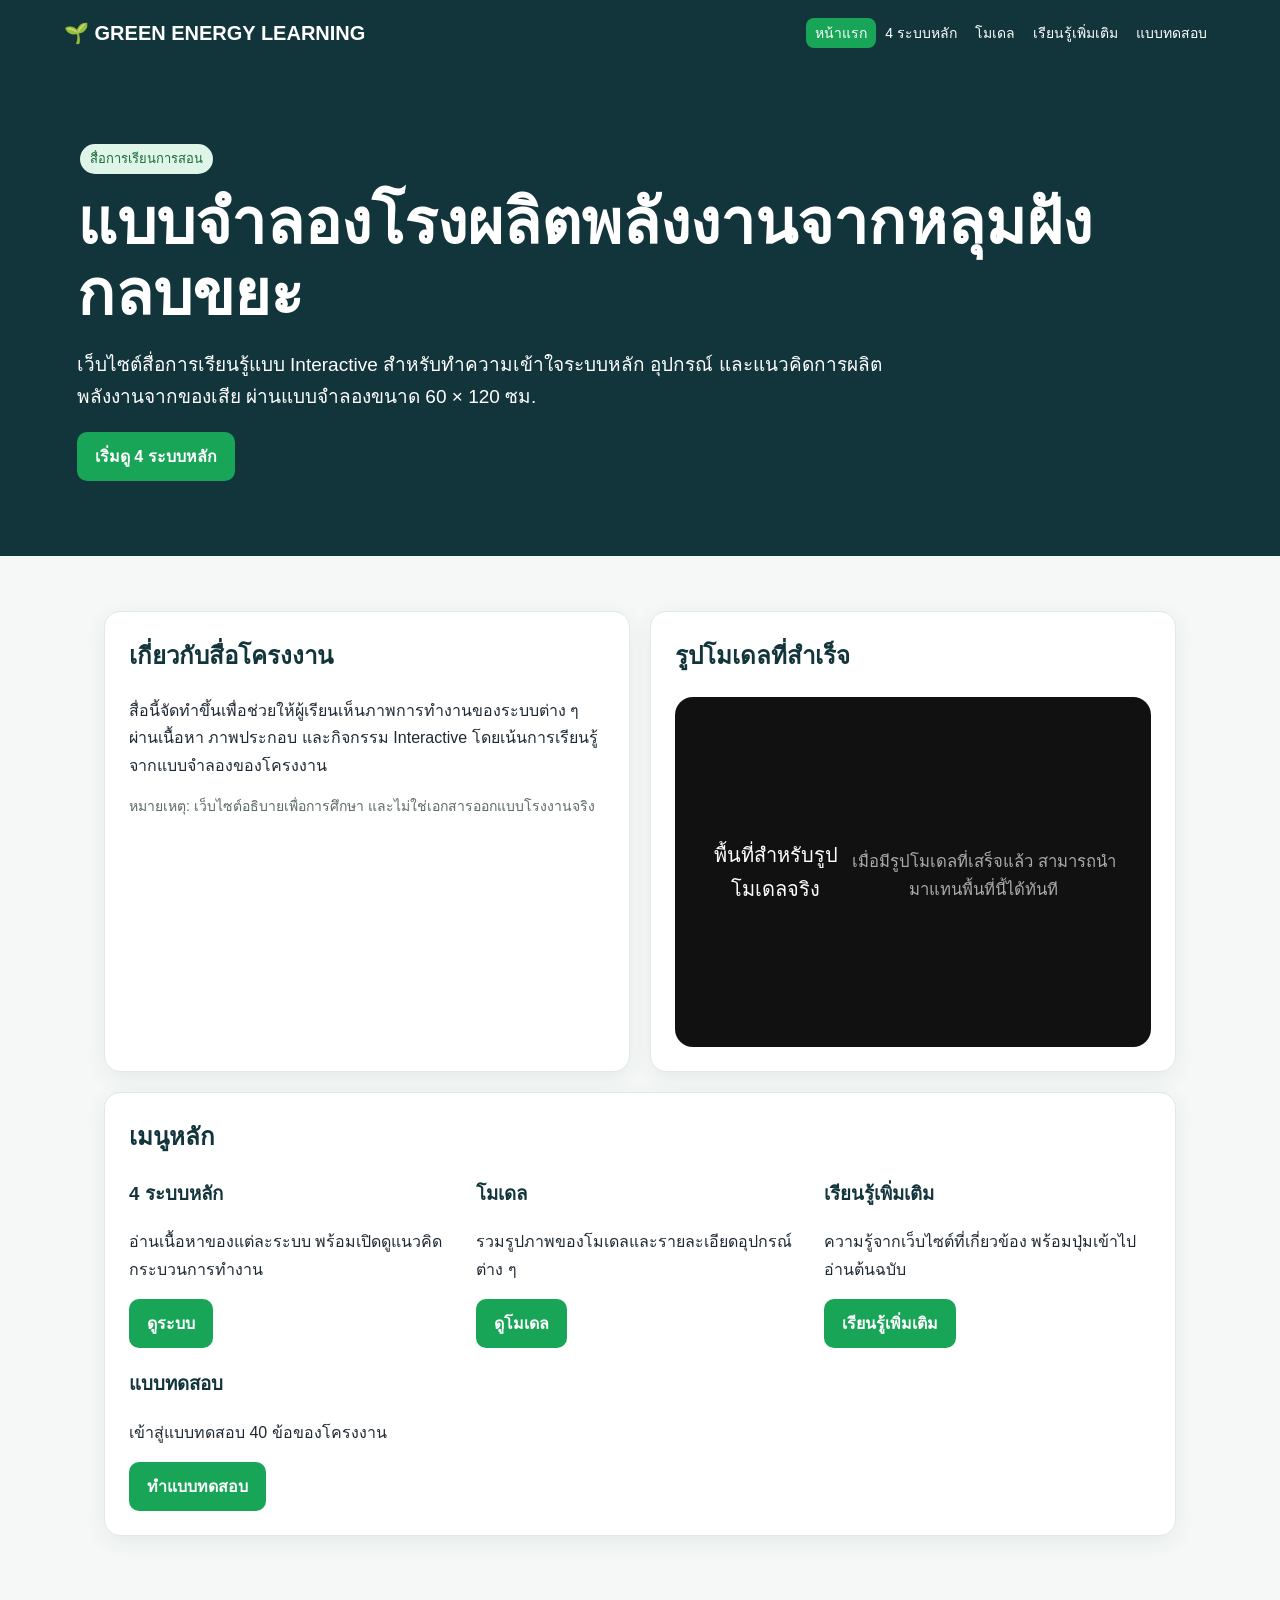
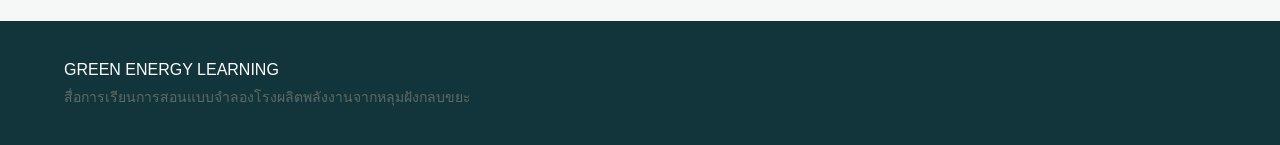
<file: index.html>
<!doctype html><html lang="th"><head><meta charset="utf-8"><meta name="viewport" content="width=device-width,initial-scale=1"><title>GREEN ENERGY LEARNING | หน้าแรก</title><link rel="stylesheet" href="style.css"></head><body><header><nav><div class="brand">🌱 GREEN ENERGY LEARNING</div><div><a class="active" href="index.html">หน้าแรก</a><a href="systems.html">4 ระบบหลัก</a><a href="model.html">โมเดล</a><a href="learning.html">เรียนรู้เพิ่มเติม</a><a href="test.html">แบบทดสอบ</a></div></nav></header><section class="hero"><div class="wrap"><span class="tag">สื่อการเรียนการสอน</span><h1>แบบจำลองโรงผลิตพลังงานจากหลุมฝังกลบขยะ</h1><p>เว็บไซต์สื่อการเรียนรู้แบบ Interactive สำหรับทำความเข้าใจระบบหลัก อุปกรณ์ และแนวคิดการผลิตพลังงานจากของเสีย ผ่านแบบจำลองขนาด 60 × 120 ซม.</p><a class="btn" href="systems.html">เริ่มดู 4 ระบบหลัก</a></div></section><main class="wrap"><div class="grid"><section class="card"><h2>เกี่ยวกับสื่อโครงงาน</h2><p>สื่อนี้จัดทำขึ้นเพื่อช่วยให้ผู้เรียนเห็นภาพการทำงานของระบบต่าง ๆ ผ่านเนื้อหา ภาพประกอบ และกิจกรรม Interactive โดยเน้นการเรียนรู้จากแบบจำลองของโครงงาน</p><p class="mini">หมายเหตุ: เว็บไซต์อธิบายเพื่อการศึกษา และไม่ใช่เอกสารออกแบบโรงงานจริง</p></section><section class="card"><h2>รูปโมเดลที่สำเร็จ</h2><div class="placeholder">พื้นที่สำหรับรูปโมเดลจริง<br><small>เมื่อมีรูปโมเดลที่เสร็จแล้ว สามารถนำมาแทนพื้นที่นี้ได้ทันที</small></div></section></div><section class="card" style="margin-top:20px"><h2>เมนูหลัก</h2><div class="grid"><div><h3>4 ระบบหลัก</h3><p>อ่านเนื้อหาของแต่ละระบบ พร้อมเปิดดูแนวคิดกระบวนการทำงาน</p><a class="btn" href="systems.html">ดูระบบ</a></div><div><h3>โมเดล</h3><p>รวมรูปภาพของโมเดลและรายละเอียดอุปกรณ์ต่าง ๆ</p><a class="btn" href="model.html">ดูโมเดล</a></div><div><h3>เรียนรู้เพิ่มเติม</h3><p>ความรู้จากเว็บไซต์ที่เกี่ยวข้อง พร้อมปุ่มเข้าไปอ่านต้นฉบับ</p><a class="btn" href="learning.html">เรียนรู้เพิ่มเติม</a></div><div><h3>แบบทดสอบ</h3><p>เข้าสู่แบบทดสอบ 40 ข้อของโครงงาน</p><a class="btn" href="test.html">ทำแบบทดสอบ</a></div></div></section></main><footer><div class="footer-inner">GREEN ENERGY LEARNING<br><span class="mini">สื่อการเรียนการสอนแบบจำลองโรงผลิตพลังงานจากหลุมฝังกลบขยะ</span></div></footer></body></html>
</file>
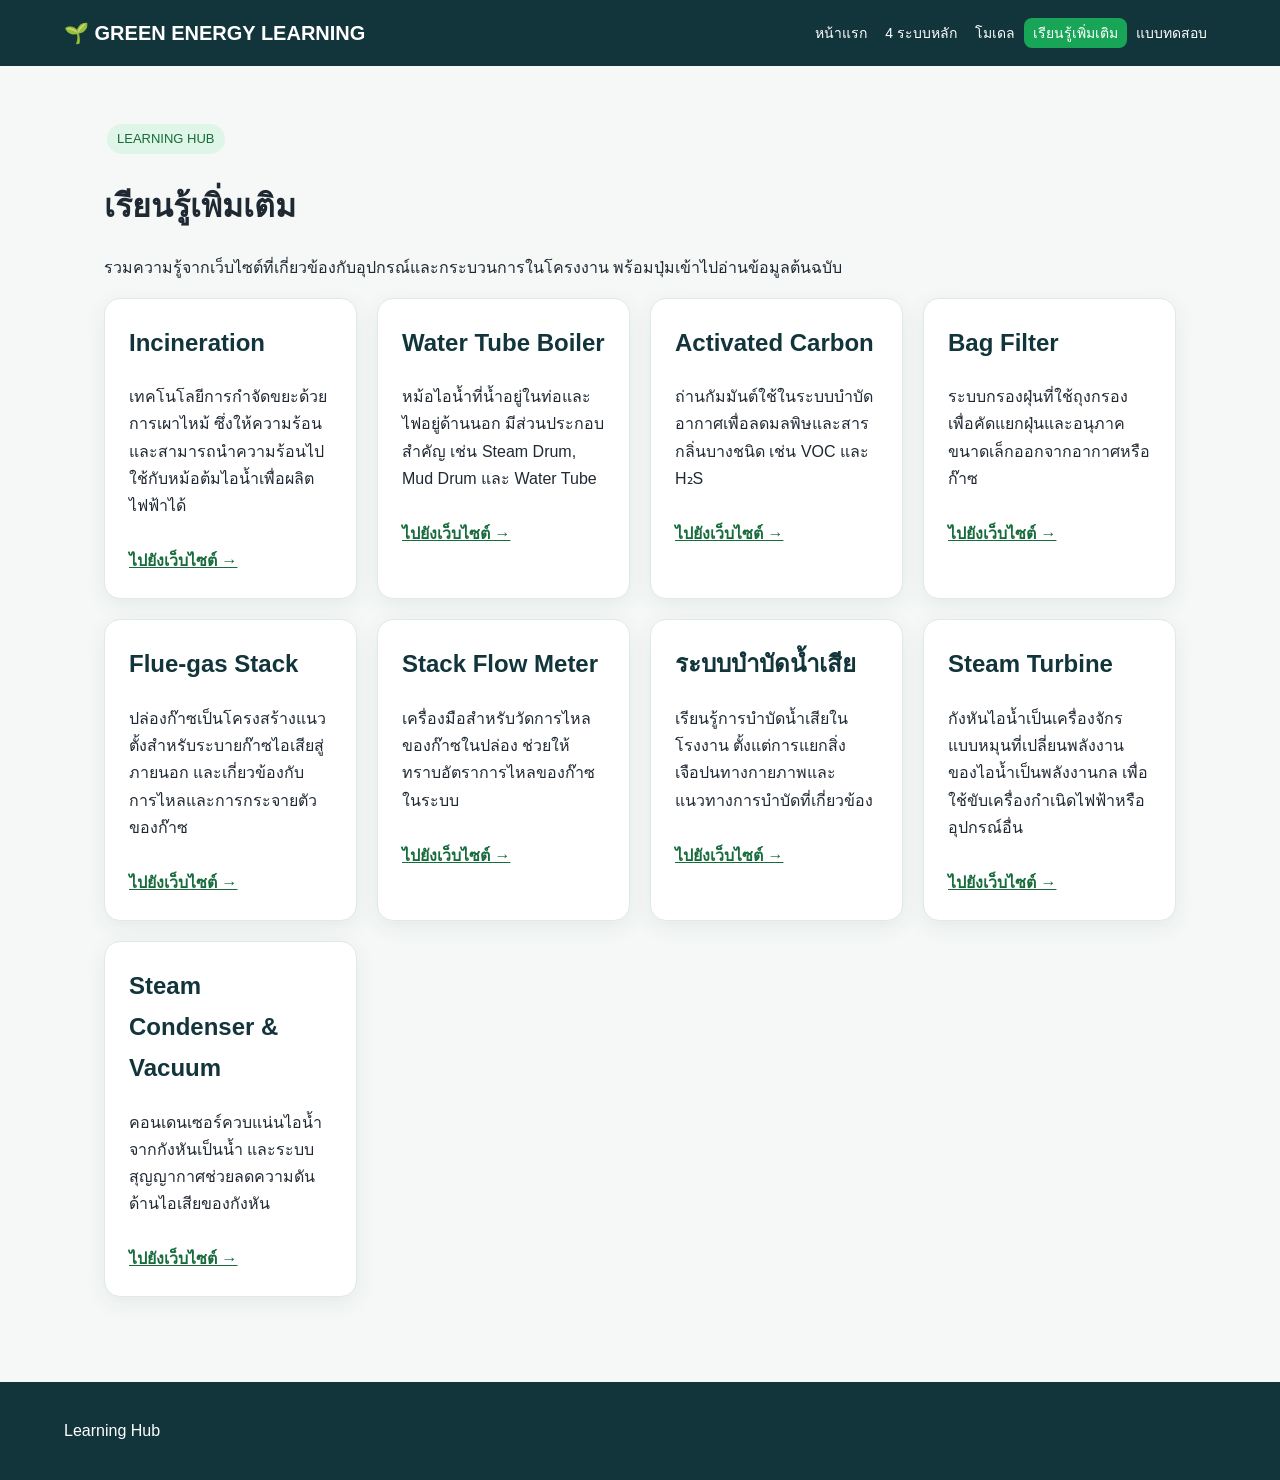
<file: learning.html>
<!doctype html><html lang="th"><head><meta charset="utf-8"><meta name="viewport" content="width=device-width,initial-scale=1"><title>เรียนรู้เพิ่มเติม</title><link rel="stylesheet" href="style.css"></head><body><header><nav><div class="brand">🌱 GREEN ENERGY LEARNING</div><div><a href="index.html">หน้าแรก</a><a href="systems.html">4 ระบบหลัก</a><a href="model.html">โมเดล</a><a class="active" href="learning.html">เรียนรู้เพิ่มเติม</a><a href="test.html">แบบทดสอบ</a></div></nav></header><main class="wrap"><span class="tag">LEARNING HUB</span><h1>เรียนรู้เพิ่มเติม</h1><p>รวมความรู้จากเว็บไซต์ที่เกี่ยวข้องกับอุปกรณ์และกระบวนการในโครงงาน พร้อมปุ่มเข้าไปอ่านข้อมูลต้นฉบับ</p><div class="grid"><div class="card"><h2>Incineration</h2><p>เทคโนโลยีการกำจัดขยะด้วยการเผาไหม้ ซึ่งให้ความร้อนและสามารถนำความร้อนไปใช้กับหม้อต้มไอน้ำเพื่อผลิตไฟฟ้าได้</p><a class="source" target="_blank" href="https://www.trueenergy.co.th/blog/3200/%E0%B9%80%E0%B8%97%E0%B8%84%E0%B9%82%E0%B8%99%E0%B9%82%E0%B8%A5%E0%B8%A2%E0%B8%B5%E0%B9%80%E0%B8%95%E0%B8%B2%E0%B9%80%E0%B8%9C%E0%B8%B2%E0%B8%82%E0%B8%A2%E0%B8%B0%E0%B8%A1%E0%B8%B9%E0%B8%A5%E0%B8%9D%E0%B8%AD%E0%B8%A2-incineration">ไปยังเว็บไซต์ →</a></div><div class="card"><h2>Water Tube Boiler</h2><p>หม้อไอน้ำที่น้ำอยู่ในท่อและไฟอยู่ด้านนอก มีส่วนประกอบสำคัญ เช่น Steam Drum, Mud Drum และ Water Tube</p><a class="source" target="_blank" href="https://naichangmashare.com/2021/05/31/boilerep-3-watertubeboiler/">ไปยังเว็บไซต์ →</a></div><div class="card"><h2>Activated Carbon</h2><p>ถ่านกัมมันต์ใช้ในระบบบำบัดอากาศเพื่อลดมลพิษและสารกลิ่นบางชนิด เช่น VOC และ H₂S</p><a class="source" target="_blank" href="https://www.thaichemicals.com/activated-carbon/">ไปยังเว็บไซต์ →</a></div><div class="card"><h2>Bag Filter</h2><p>ระบบกรองฝุ่นที่ใช้ถุงกรองเพื่อคัดแยกฝุ่นและอนุภาคขนาดเล็กออกจากอากาศหรือก๊าซ</p><a class="source" target="_blank" href="https://www.thaichemicals.com/bag-filter/">ไปยังเว็บไซต์ →</a></div><div class="card"><h2>Flue-gas Stack</h2><p>ปล่องก๊าซเป็นโครงสร้างแนวตั้งสำหรับระบายก๊าซไอเสียสู่ภายนอก และเกี่ยวข้องกับการไหลและการกระจายตัวของก๊าซ</p><a class="source" target="_blank" href="https://en.wikipedia.org/wiki/Flue-gas_stack">ไปยังเว็บไซต์ →</a></div><div class="card"><h2>Stack Flow Meter</h2><p>เครื่องมือสำหรับวัดการไหลของก๊าซในปล่อง ช่วยให้ทราบอัตราการไหลของก๊าซในระบบ</p><a class="source" target="_blank" href="https://awj.co.th/blog/what-is-a-stack-flow-meter.html">ไปยังเว็บไซต์ →</a></div><div class="card"><h2>ระบบบำบัดน้ำเสีย</h2><p>เรียนรู้การบำบัดน้ำเสียในโรงงาน ตั้งแต่การแยกสิ่งเจือปนทางกายภาพและแนวทางการบำบัดที่เกี่ยวข้อง</p><a class="source" target="_blank" href="https://www.mcenergy.co.th/17984199/%E0%B8%97%E0%B8%B3%E0%B8%84%E0%B8%A7%E0%B8%B2%E0%B8%A1%E0%B8%A3%E0%B8%B9%E0%B9%89%E0%B8%88%E0%B8%B1%E0%B8%81%E0%B8%A3%E0%B8%B0%E0%B8%9A%E0%B8%9A%E0%B8%9A%E0%B8%B3%E0%B8%9A%E0%B8%B1%E0%B8%94%E0%B8%99%E0%B9%89%E0%B8%B3%E0%B9%80%E0%B8%AA%E0%B8%B5%E0%B8%A2%E0%B8%A0%E0%B8%B2%E0%B8%A2%E0%B9%83%E0%B8%99%E0%B9%82%E0%B8%A3%E0%B8%87%E0%B8%87ານ">ไปยังเว็บไซต์ →</a></div><div class="card"><h2>Steam Turbine</h2><p>กังหันไอน้ำเป็นเครื่องจักรแบบหมุนที่เปลี่ยนพลังงานของไอน้ำเป็นพลังงานกล เพื่อใช้ขับเครื่องกำเนิดไฟฟ้าหรืออุปกรณ์อื่น</p><a class="source" target="_blank" href="https://naichangmashare.com/2022/08/25/steam-turbine-ep1-principle/">ไปยังเว็บไซต์ →</a></div><div class="card"><h2>Steam Condenser & Vacuum</h2><p>คอนเดนเซอร์ควบแน่นไอน้ำจากกังหันเป็นน้ำ และระบบสุญญากาศช่วยลดความดันด้านไอเสียของกังหัน</p><a class="source" target="_blank" href="https://www.powerplantandcalculations.com/2020/05/steam-condenservacuum-and-calculations.html">ไปยังเว็บไซต์ →</a></div></div></main><footer>Learning Hub</footer></body></html>
</file>
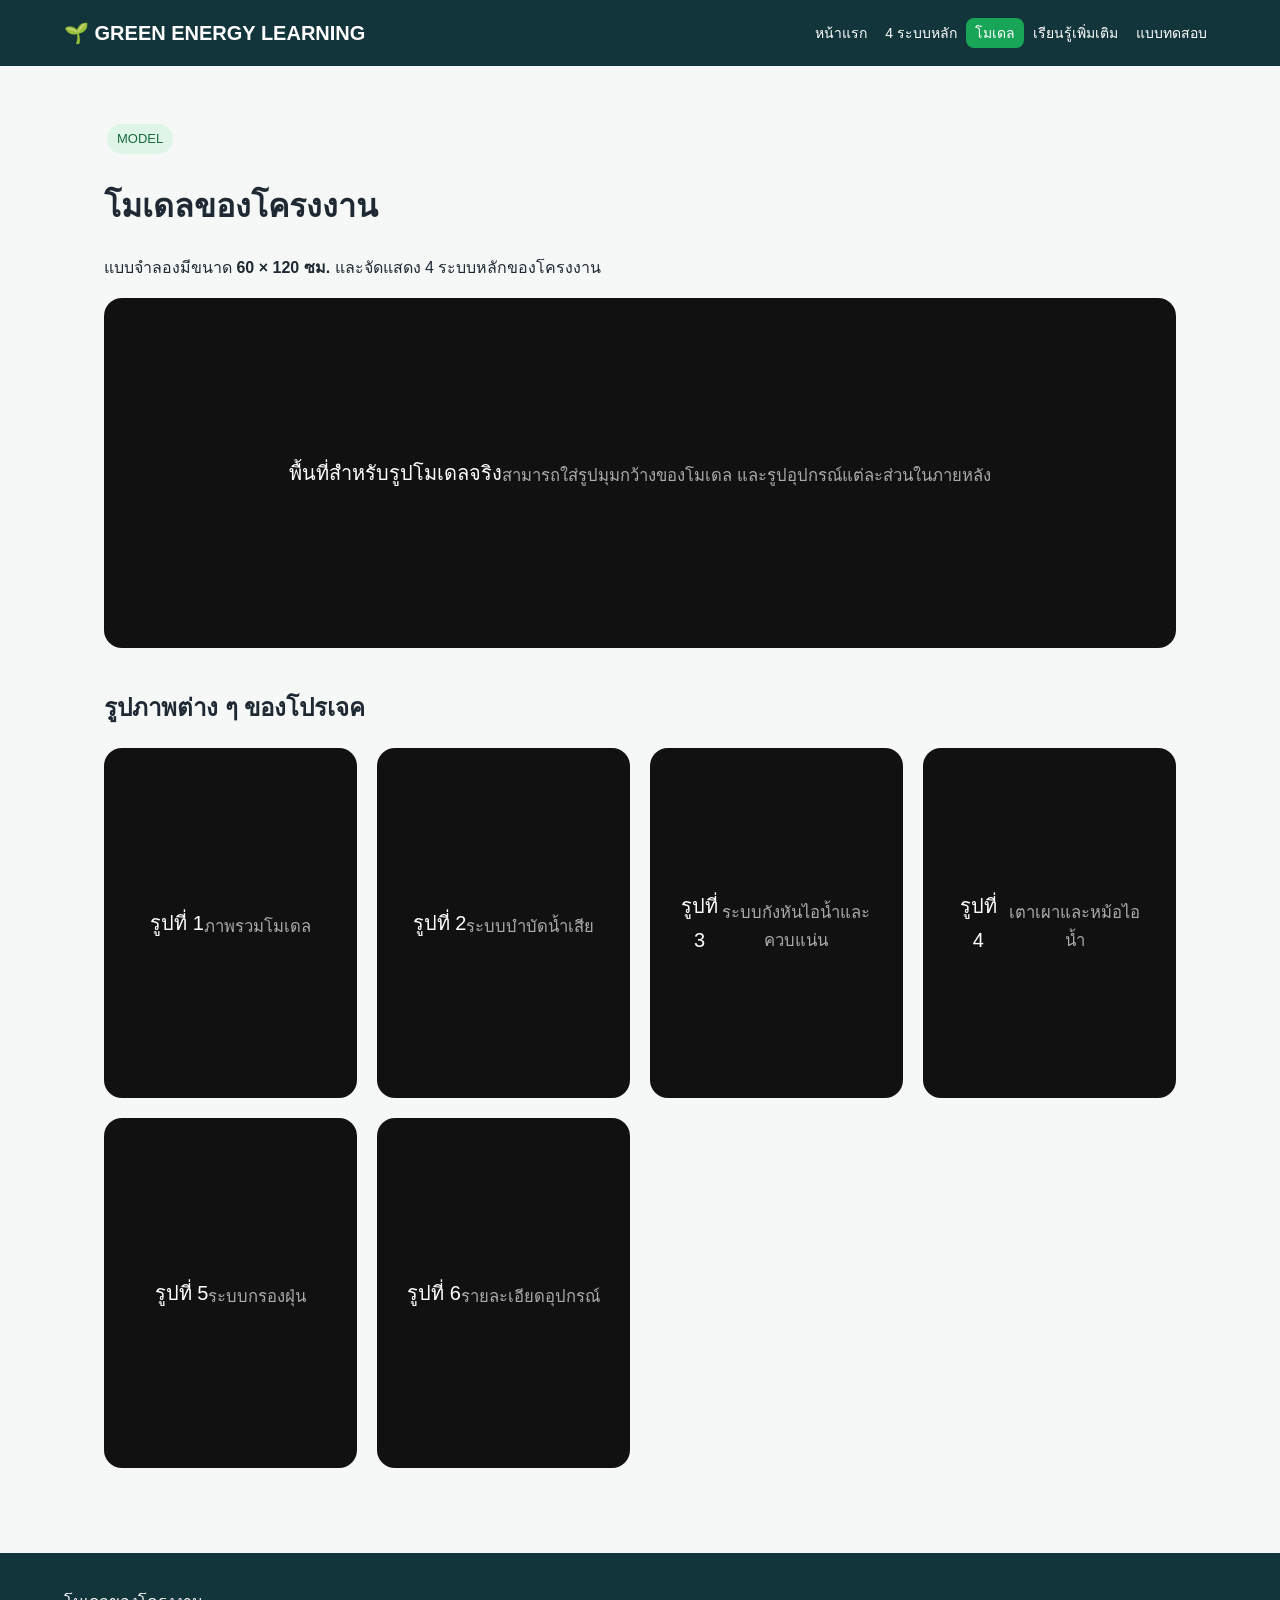
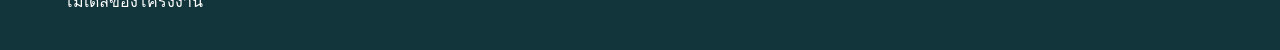
<file: model.html>
<!doctype html><html lang="th"><head><meta charset="utf-8"><meta name="viewport" content="width=device-width,initial-scale=1"><title>โมเดลของโครงงาน</title><link rel="stylesheet" href="style.css"></head><body><header><nav><div class="brand">🌱 GREEN ENERGY LEARNING</div><div><a href="index.html">หน้าแรก</a><a href="systems.html">4 ระบบหลัก</a><a class="active" href="model.html">โมเดล</a><a href="learning.html">เรียนรู้เพิ่มเติม</a><a href="test.html">แบบทดสอบ</a></div></nav></header><main class="wrap"><span class="tag">MODEL</span><h1>โมเดลของโครงงาน</h1><p>แบบจำลองมีขนาด <b>60 × 120 ซม.</b> และจัดแสดง 4 ระบบหลักของโครงงาน</p><div class="placeholder">พื้นที่สำหรับรูปโมเดลจริง<br><small>สามารถใส่รูปมุมกว้างของโมเดล และรูปอุปกรณ์แต่ละส่วนในภายหลัง</small></div><h2 style="margin-top:40px">รูปภาพต่าง ๆ ของโปรเจค</h2><div class="grid"><div class="placeholder">รูปที่ 1<br><small>ภาพรวมโมเดล</small></div><div class="placeholder">รูปที่ 2<br><small>ระบบบำบัดน้ำเสีย</small></div><div class="placeholder">รูปที่ 3<br><small>ระบบกังหันไอน้ำและควบแน่น</small></div><div class="placeholder">รูปที่ 4<br><small>เตาเผาและหม้อไอน้ำ</small></div><div class="placeholder">รูปที่ 5<br><small>ระบบกรองฝุ่น</small></div><div class="placeholder">รูปที่ 6<br><small>รายละเอียดอุปกรณ์</small></div></div></main><footer>โมเดลของโครงงาน</footer></body></html>
</file>
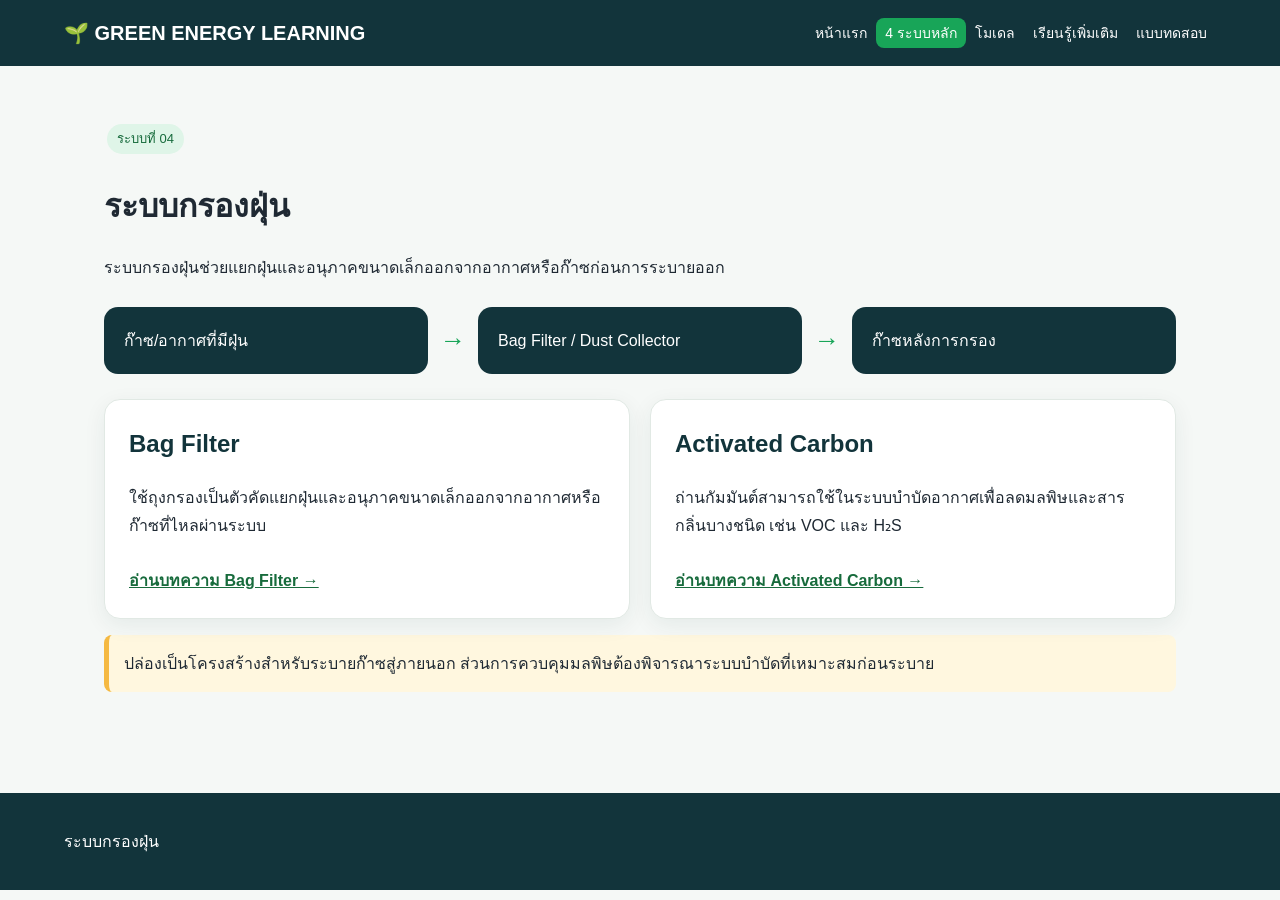
<file: system-dust.html>
<!doctype html><html lang="th"><head><meta charset="utf-8"><meta name="viewport" content="width=device-width,initial-scale=1"><title>ระบบกรองฝุ่น</title><link rel="stylesheet" href="style.css"></head><body><header><nav><div class="brand">🌱 GREEN ENERGY LEARNING</div><div><a href="index.html">หน้าแรก</a><a class="active" href="systems.html">4 ระบบหลัก</a><a href="model.html">โมเดล</a><a href="learning.html">เรียนรู้เพิ่มเติม</a><a href="test.html">แบบทดสอบ</a></div></nav></header><main class="wrap"><span class="tag">ระบบที่ 04</span><h1>ระบบกรองฝุ่น</h1><p>ระบบกรองฝุ่นช่วยแยกฝุ่นและอนุภาคขนาดเล็กออกจากอากาศหรือก๊าซก่อนการระบายออก</p><div class="process"><div class="step">ก๊าซ/อากาศที่มีฝุ่น</div><div class="arrow">→</div><div class="step">Bag Filter / Dust Collector</div><div class="arrow">→</div><div class="step">ก๊าซหลังการกรอง</div></div><div class="grid"><div class="card"><h2>Bag Filter</h2><p>ใช้ถุงกรองเป็นตัวคัดแยกฝุ่นและอนุภาคขนาดเล็กออกจากอากาศหรือก๊าซที่ไหลผ่านระบบ</p><a class="source" target="_blank" href="https://www.thaichemicals.com/bag-filter/">อ่านบทความ Bag Filter →</a></div><div class="card"><h2>Activated Carbon</h2><p>ถ่านกัมมันต์สามารถใช้ในระบบบำบัดอากาศเพื่อลดมลพิษและสารกลิ่นบางชนิด เช่น VOC และ H₂S</p><a class="source" target="_blank" href="https://www.thaichemicals.com/activated-carbon/">อ่านบทความ Activated Carbon →</a></div></div><p class="note">ปล่องเป็นโครงสร้างสำหรับระบายก๊าซสู่ภายนอก ส่วนการควบคุมมลพิษต้องพิจารณาระบบบำบัดที่เหมาะสมก่อนระบาย</p></main><footer>ระบบกรองฝุ่น</footer></body></html>
</file>
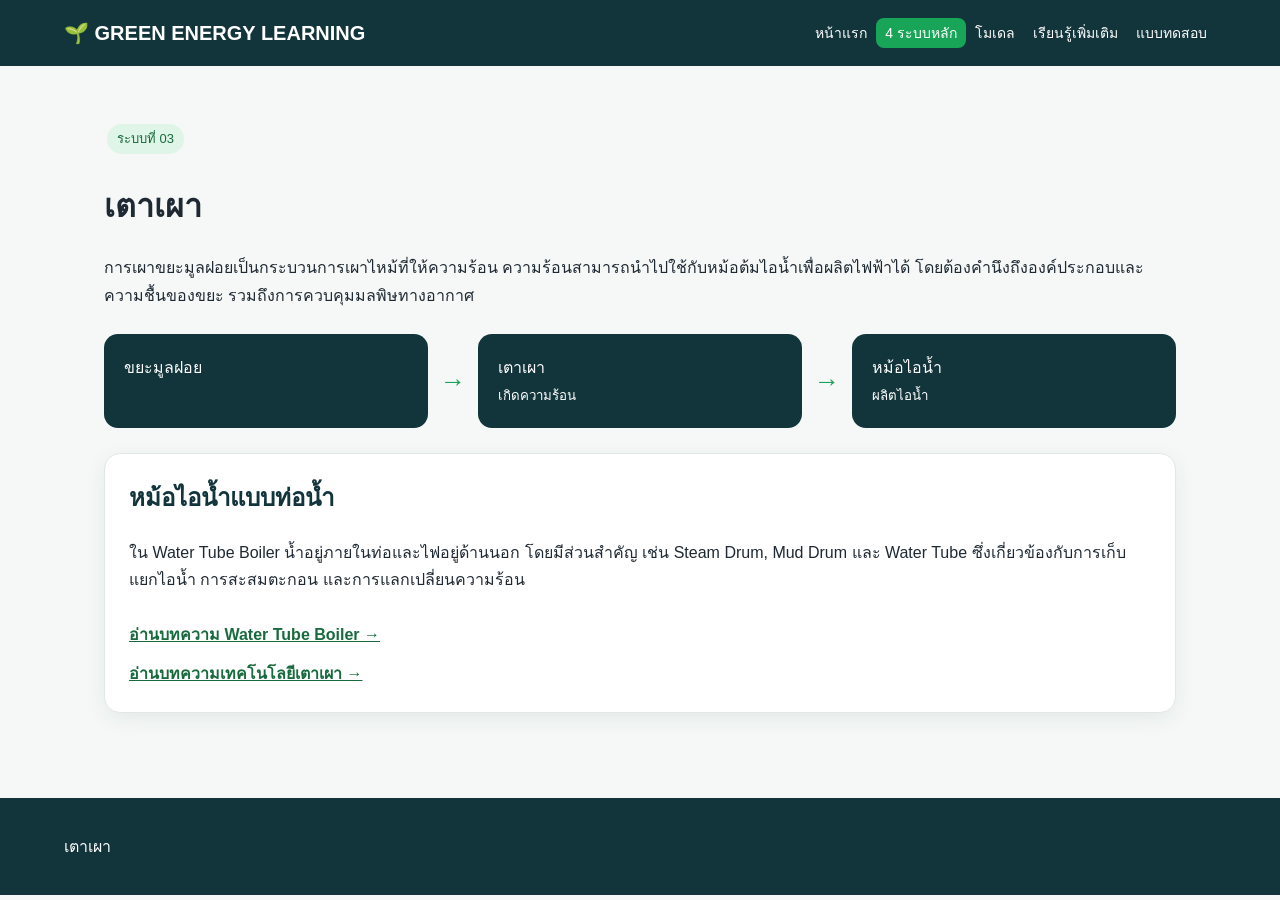
<file: system-incinerator.html>
<!doctype html><html lang="th"><head><meta charset="utf-8"><meta name="viewport" content="width=device-width,initial-scale=1"><title>เตาเผา</title><link rel="stylesheet" href="style.css"></head><body><header><nav><div class="brand">🌱 GREEN ENERGY LEARNING</div><div><a href="index.html">หน้าแรก</a><a class="active" href="systems.html">4 ระบบหลัก</a><a href="model.html">โมเดล</a><a href="learning.html">เรียนรู้เพิ่มเติม</a><a href="test.html">แบบทดสอบ</a></div></nav></header><main class="wrap"><span class="tag">ระบบที่ 03</span><h1>เตาเผา</h1><p>การเผาขยะมูลฝอยเป็นกระบวนการเผาไหม้ที่ให้ความร้อน ความร้อนสามารถนำไปใช้กับหม้อต้มไอน้ำเพื่อผลิตไฟฟ้าได้ โดยต้องคำนึงถึงองค์ประกอบและความชื้นของขยะ รวมถึงการควบคุมมลพิษทางอากาศ</p><div class="process"><div class="step">ขยะมูลฝอย</div><div class="arrow">→</div><div class="step">เตาเผา<br><small>เกิดความร้อน</small></div><div class="arrow">→</div><div class="step">หม้อไอน้ำ<br><small>ผลิตไอน้ำ</small></div></div><div class="card"><h2>หม้อไอน้ำแบบท่อน้ำ</h2><p>ใน Water Tube Boiler น้ำอยู่ภายในท่อและไฟอยู่ด้านนอก โดยมีส่วนสำคัญ เช่น Steam Drum, Mud Drum และ Water Tube ซึ่งเกี่ยวข้องกับการเก็บแยกไอน้ำ การสะสมตะกอน และการแลกเปลี่ยนความร้อน</p><a class="source" target="_blank" href="https://naichangmashare.com/2021/05/31/boilerep-3-watertubeboiler/">อ่านบทความ Water Tube Boiler →</a><br><a class="source" target="_blank" href="https://www.trueenergy.co.th/blog/3200/%E0%B9%80%E0%B8%97%E0%B8%84%E0%B9%82%E0%B8%99%E0%B9%82%E0%B8%A5%E0%B8%A2%E0%B8%B5%E0%B9%80%E0%B8%95%E0%B8%B2%E0%B9%80%E0%B8%9C%E0%B8%B2%E0%B8%82%E0%B8%A2%E0%B8%B0%E0%B8%A1%E0%B8%B9%E0%B8%A5%E0%B8%9D%E0%B8%AD%E0%B8%A2-incineration">อ่านบทความเทคโนโลยีเตาเผา →</a></div></main><footer>เตาเผา</footer></body></html>
</file>
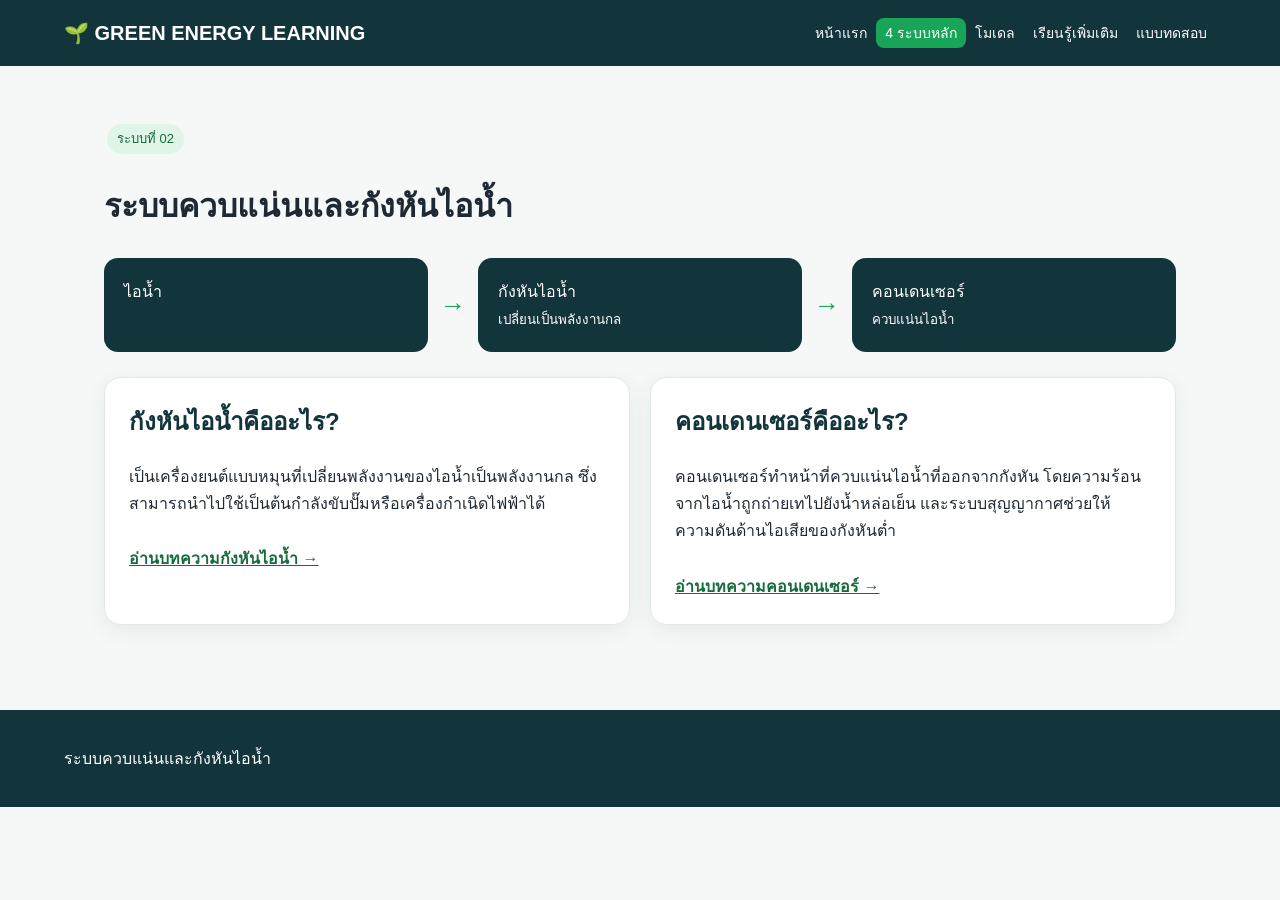
<file: system-steam.html>
<!doctype html><html lang="th"><head><meta charset="utf-8"><meta name="viewport" content="width=device-width,initial-scale=1"><title>ระบบควบแน่นและกังหันไอน้ำ</title><link rel="stylesheet" href="style.css"></head><body><header><nav><div class="brand">🌱 GREEN ENERGY LEARNING</div><div><a href="index.html">หน้าแรก</a><a class="active" href="systems.html">4 ระบบหลัก</a><a href="model.html">โมเดล</a><a href="learning.html">เรียนรู้เพิ่มเติม</a><a href="test.html">แบบทดสอบ</a></div></nav></header><main class="wrap"><span class="tag">ระบบที่ 02</span><h1>ระบบควบแน่นและกังหันไอน้ำ</h1><div class="process"><div class="step">ไอน้ำ</div><div class="arrow">→</div><div class="step">กังหันไอน้ำ<br><small>เปลี่ยนเป็นพลังงานกล</small></div><div class="arrow">→</div><div class="step">คอนเดนเซอร์<br><small>ควบแน่นไอน้ำ</small></div></div><div class="grid"><div class="card"><h2>กังหันไอน้ำคืออะไร?</h2><p>เป็นเครื่องยนต์แบบหมุนที่เปลี่ยนพลังงานของไอน้ำเป็นพลังงานกล ซึ่งสามารถนำไปใช้เป็นต้นกำลังขับปั๊มหรือเครื่องกำเนิดไฟฟ้าได้</p><a class="source" target="_blank" href="https://naichangmashare.com/2022/08/25/steam-turbine-ep1-principle/">อ่านบทความกังหันไอน้ำ →</a></div><div class="card"><h2>คอนเดนเซอร์คืออะไร?</h2><p>คอนเดนเซอร์ทำหน้าที่ควบแน่นไอน้ำที่ออกจากกังหัน โดยความร้อนจากไอน้ำถูกถ่ายเทไปยังน้ำหล่อเย็น และระบบสุญญากาศช่วยให้ความดันด้านไอเสียของกังหันต่ำ</p><a class="source" target="_blank" href="https://www.powerplantandcalculations.com/2020/05/steam-condenservacuum-and-calculations.html">อ่านบทความคอนเดนเซอร์ →</a></div></div></main><footer>ระบบควบแน่นและกังหันไอน้ำ</footer></body></html>
</file>
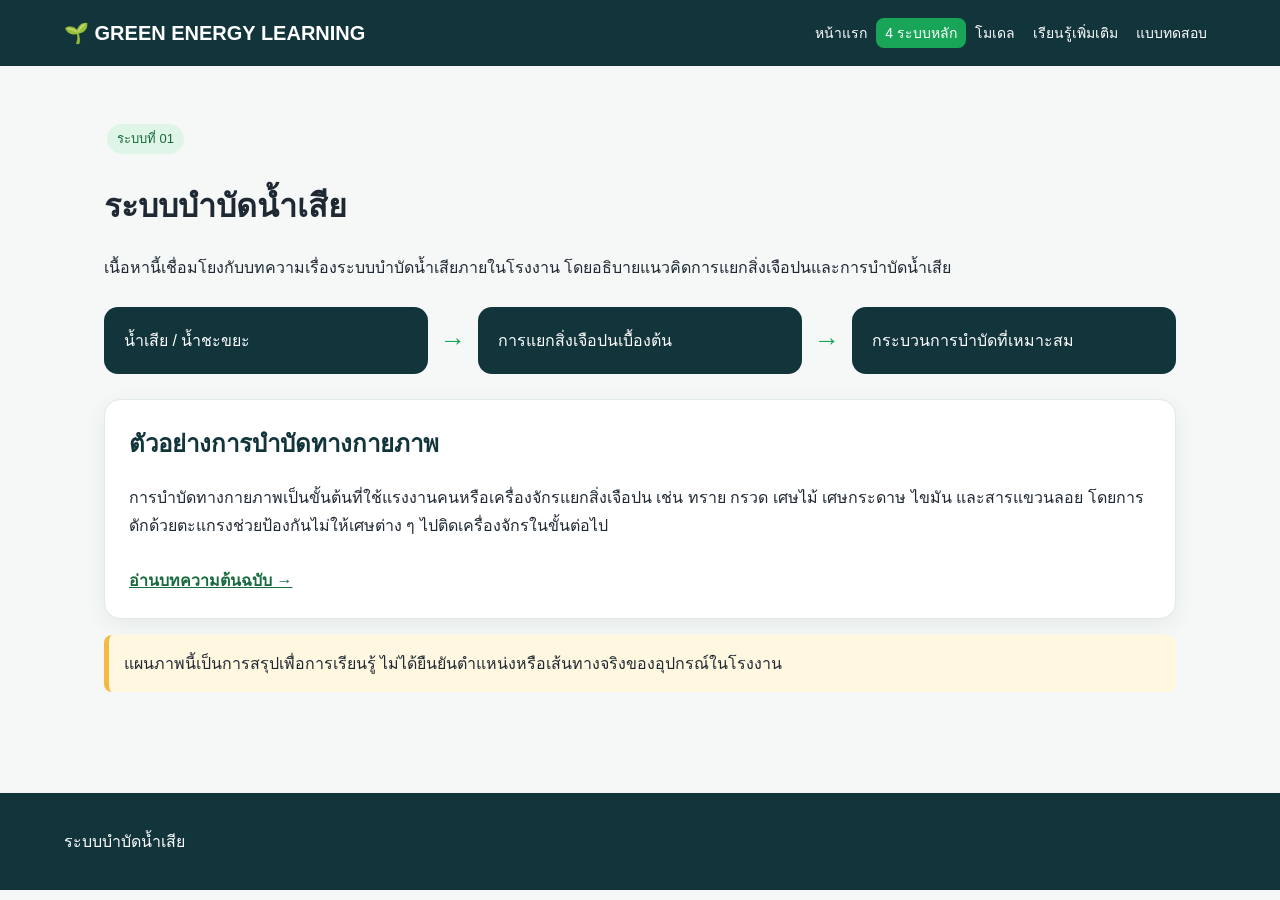
<file: system-wastewater.html>
<!doctype html><html lang="th"><head><meta charset="utf-8"><meta name="viewport" content="width=device-width,initial-scale=1"><title>ระบบบำบัดน้ำเสีย</title><link rel="stylesheet" href="style.css"></head><body><header><nav><div class="brand">🌱 GREEN ENERGY LEARNING</div><div><a href="index.html">หน้าแรก</a><a class="active" href="systems.html">4 ระบบหลัก</a><a href="model.html">โมเดล</a><a href="learning.html">เรียนรู้เพิ่มเติม</a><a href="test.html">แบบทดสอบ</a></div></nav></header><main class="wrap"><span class="tag">ระบบที่ 01</span><h1>ระบบบำบัดน้ำเสีย</h1><p>เนื้อหานี้เชื่อมโยงกับบทความเรื่องระบบบำบัดน้ำเสียภายในโรงงาน โดยอธิบายแนวคิดการแยกสิ่งเจือปนและการบำบัดน้ำเสีย</p><div class="process"><div class="step">น้ำเสีย / น้ำชะขยะ</div><div class="arrow">→</div><div class="step">การแยกสิ่งเจือปนเบื้องต้น</div><div class="arrow">→</div><div class="step">กระบวนการบำบัดที่เหมาะสม</div></div><div class="card"><h2>ตัวอย่างการบำบัดทางกายภาพ</h2><p>การบำบัดทางกายภาพเป็นขั้นต้นที่ใช้แรงงานคนหรือเครื่องจักรแยกสิ่งเจือปน เช่น ทราย กรวด เศษไม้ เศษกระดาษ ไขมัน และสารแขวนลอย โดยการดักด้วยตะแกรงช่วยป้องกันไม่ให้เศษต่าง ๆ ไปติดเครื่องจักรในขั้นต่อไป</p><a class="source" target="_blank" href="https://www.mcenergy.co.th/17984199/%E0%B8%97%E0%B8%B3%E0%B8%84%E0%B8%A7%E0%B8%B2%E0%B8%A1%E0%B8%A3%E0%B8%B9%E0%B9%89%E0%B8%88%E0%B8%B1%E0%B8%81%E0%B8%A3%E0%B8%B0%E0%B8%9A%E0%B8%9A%E0%B8%9A%E0%B8%B3%E0%B8%9A%E0%B8%B1%E0%B8%94%E0%B8%99%E0%B9%89%E0%B8%B3%E0%B9%80%E0%B8%AA%E0%B8%B5%E0%B8%A2%E0%B8%A0%E0%B8%B2%E0%B8%A2%E0%B9%83%E0%B8%99%E0%B9%82%E0%B8%A3%E0%B8%87%E0%B8%87%E0%B8%B2%E0%B8%99">อ่านบทความต้นฉบับ →</a></div><p class="note">แผนภาพนี้เป็นการสรุปเพื่อการเรียนรู้ ไม่ได้ยืนยันตำแหน่งหรือเส้นทางจริงของอุปกรณ์ในโรงงาน</p></main><footer>ระบบบำบัดน้ำเสีย</footer></body></html>
</file>
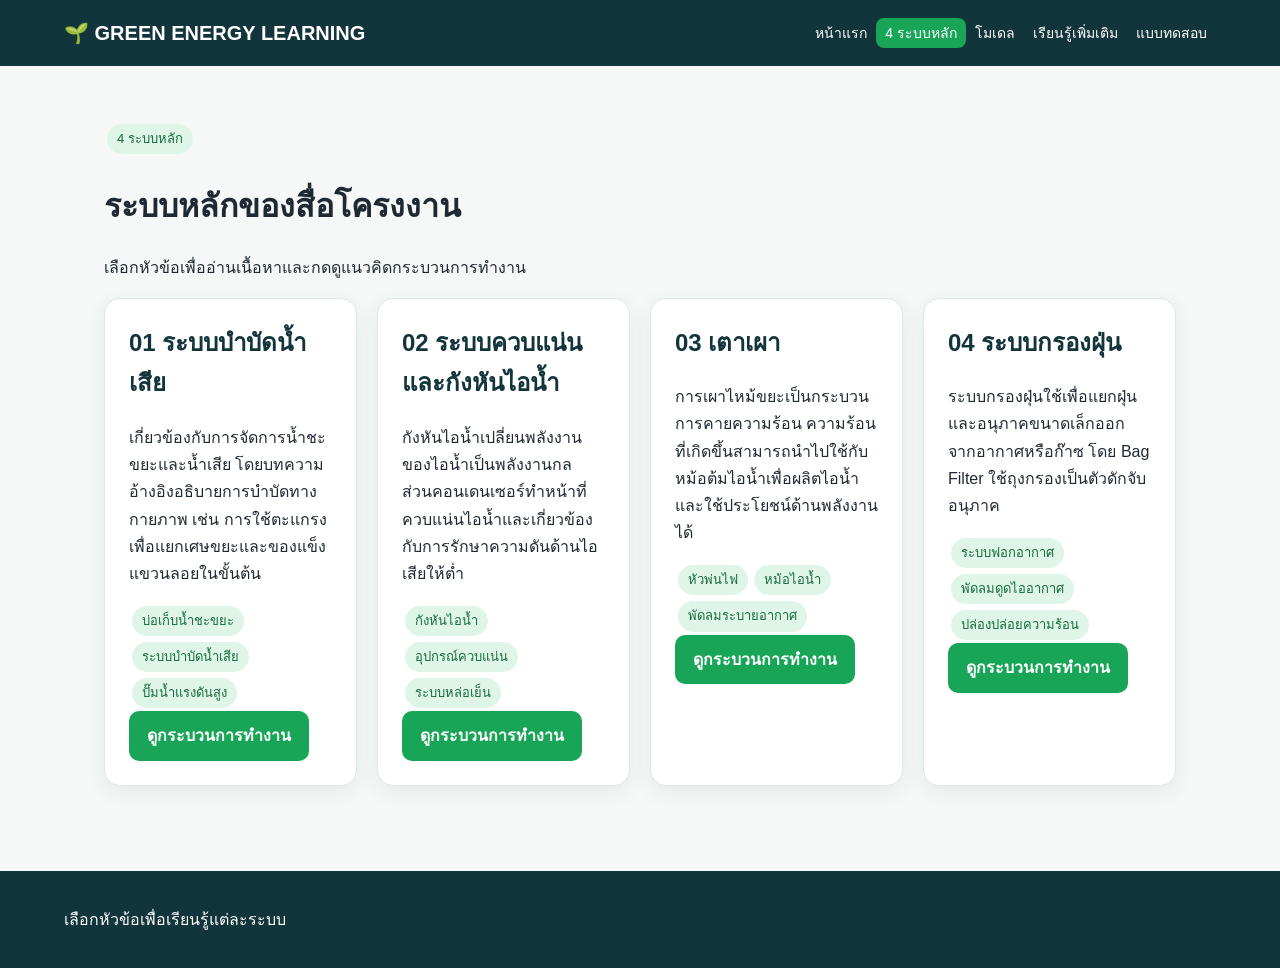
<file: systems.html>
<!doctype html><html lang="th"><head><meta charset="utf-8"><meta name="viewport" content="width=device-width,initial-scale=1"><title>4 ระบบหลัก</title><link rel="stylesheet" href="style.css"></head><body><header><nav><div class="brand">🌱 GREEN ENERGY LEARNING</div><div><a href="index.html">หน้าแรก</a><a class="active" href="systems.html">4 ระบบหลัก</a><a href="model.html">โมเดล</a><a href="learning.html">เรียนรู้เพิ่มเติม</a><a href="test.html">แบบทดสอบ</a></div></nav></header><main class="wrap"><div class="title-row"><div><span class="tag">4 ระบบหลัก</span><h1>ระบบหลักของสื่อโครงงาน</h1><p>เลือกหัวข้อเพื่ออ่านเนื้อหาและกดดูแนวคิดกระบวนการทำงาน</p></div></div><div class="grid"><article class="card"><h2>01 ระบบบำบัดน้ำเสีย</h2><p>เกี่ยวข้องกับการจัดการน้ำชะขยะและน้ำเสีย โดยบทความอ้างอิงอธิบายการบำบัดทางกายภาพ เช่น การใช้ตะแกรงเพื่อแยกเศษขยะและของแข็งแขวนลอยในขั้นต้น</p><span class="tag">บ่อเก็บน้ำชะขยะ</span><span class="tag">ระบบบำบัดน้ำเสีย</span><span class="tag">ปั๊มน้ำแรงดันสูง</span><br><a class="btn" href="system-wastewater.html">ดูกระบวนการทำงาน</a></article><article class="card"><h2>02 ระบบควบแน่นและกังหันไอน้ำ</h2><p>กังหันไอน้ำเปลี่ยนพลังงานของไอน้ำเป็นพลังงานกล ส่วนคอนเดนเซอร์ทำหน้าที่ควบแน่นไอน้ำและเกี่ยวข้องกับการรักษาความดันด้านไอเสียให้ต่ำ</p><span class="tag">กังหันไอน้ำ</span><span class="tag">อุปกรณ์ควบแน่น</span><span class="tag">ระบบหล่อเย็น</span><br><a class="btn" href="system-steam.html">ดูกระบวนการทำงาน</a></article><article class="card"><h2>03 เตาเผา</h2><p>การเผาไหม้ขยะเป็นกระบวนการคายความร้อน ความร้อนที่เกิดขึ้นสามารถนำไปใช้กับหม้อต้มไอน้ำเพื่อผลิตไอน้ำและใช้ประโยชน์ด้านพลังงานได้</p><span class="tag">หัวพ่นไฟ</span><span class="tag">หม้อไอน้ำ</span><span class="tag">พัดลมระบายอากาศ</span><br><a class="btn" href="system-incinerator.html">ดูกระบวนการทำงาน</a></article><article class="card"><h2>04 ระบบกรองฝุ่น</h2><p>ระบบกรองฝุ่นใช้เพื่อแยกฝุ่นและอนุภาคขนาดเล็กออกจากอากาศหรือก๊าซ โดย Bag Filter ใช้ถุงกรองเป็นตัวดักจับอนุภาค</p><span class="tag">ระบบฟอกอากาศ</span><span class="tag">พัดลมดูดไออากาศ</span><span class="tag">ปล่องปล่อยความร้อน</span><br><a class="btn" href="system-dust.html">ดูกระบวนการทำงาน</a></article></div></main><footer><div class="footer-inner">เลือกหัวข้อเพื่อเรียนรู้แต่ละระบบ</div></footer></body></html>
</file>
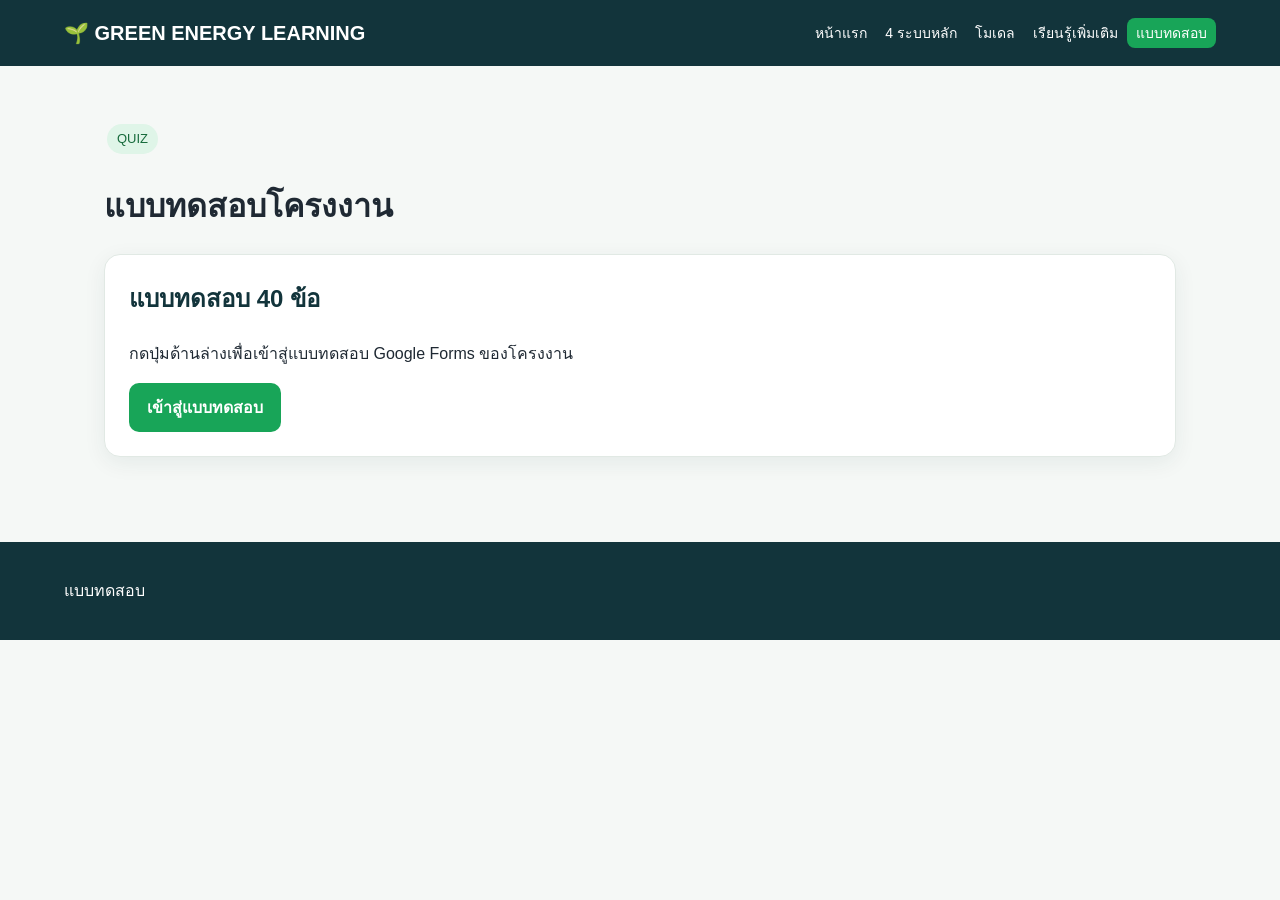
<file: test.html>
<!doctype html><html lang="th"><head><meta charset="utf-8"><meta name="viewport" content="width=device-width,initial-scale=1"><title>แบบทดสอบ</title><link rel="stylesheet" href="style.css"></head><body><header><nav><div class="brand">🌱 GREEN ENERGY LEARNING</div><div><a href="index.html">หน้าแรก</a><a href="systems.html">4 ระบบหลัก</a><a href="model.html">โมเดล</a><a href="learning.html">เรียนรู้เพิ่มเติม</a><a class="active" href="test.html">แบบทดสอบ</a></div></nav></header><main class="wrap"><span class="tag">QUIZ</span><h1>แบบทดสอบโครงงาน</h1><div class="card"><h2>แบบทดสอบ 40 ข้อ</h2><p>กดปุ่มด้านล่างเพื่อเข้าสู่แบบทดสอบ Google Forms ของโครงงาน</p><a class="btn" target="_blank" href="https://docs.google.com/forms/d/e/1FAIpQLSeuD08EwoAaJRf1Sm_nzDYuIRuMmyhMQDF2uffKwrHwSHJyag/viewform">เข้าสู่แบบทดสอบ</a></div></main><footer>แบบทดสอบ</footer></body></html>
</file>
<file: style.css>
*{box-sizing:border-box}body{margin:0;font-family:Arial,'Noto Sans Thai',sans-serif;background:#f5f8f6;color:#1f2933;line-height:1.7}header{background:#12343b;color:#fff;padding:16px 5%;position:sticky;top:0;z-index:20}nav{max-width:1200px;margin:auto;display:flex;align-items:center;justify-content:space-between;gap:18px;flex-wrap:wrap}nav a{color:#fff;text-decoration:none;padding:7px 9px;border-radius:8px;font-size:14px}nav a:hover,nav a.active{background:#18a558}.brand{font-weight:800;font-size:20px}.hero{background:#12343b;color:#fff;padding:75px 6%}.wrap{max-width:1200px;margin:auto;padding:55px 5%}.hero .wrap{padding:0}.hero h1{font-size:clamp(34px,5vw,62px);line-height:1.15;margin:10px 0}.hero p{font-size:19px;max-width:850px}.btn{display:inline-block;border:0;background:#18a558;color:#fff;text-decoration:none;padding:11px 18px;border-radius:10px;font-weight:700;cursor:pointer}.btn.alt{background:#f5b942;color:#12343b}.grid{display:grid;grid-template-columns:repeat(auto-fit,minmax(250px,1fr));gap:20px}.card{background:#fff;border:1px solid #e1e9e4;border-radius:16px;padding:24px;box-shadow:0 6px 22px #12343b12}.card h2,.card h3{color:#12343b;margin-top:0}.tag{display:inline-block;background:#dff5e8;color:#176b3c;padding:4px 10px;border-radius:99px;margin:3px;font-size:13px}.placeholder{min-height:350px;border-radius:18px;background:#111;color:#fff;display:flex;align-items:center;justify-content:center;text-align:center;padding:30px;font-size:20px}.placeholder small{display:block;color:#aaa;margin-top:8px}.process{display:flex;gap:12px;flex-wrap:wrap;margin:25px 0}.step{flex:1;min-width:180px;background:#12343b;color:#fff;padding:20px;border-radius:14px}.arrow{display:flex;align-items:center;font-size:26px;color:#18a558}.note{background:#fff7df;border-left:5px solid #f5b942;padding:15px;border-radius:8px}.source{display:inline-block;margin-top:12px;color:#176b3c;font-weight:700}.mini{font-size:14px;color:#5d6b66}.quiz .option{display:block;width:100%;text-align:left;margin:10px 0;padding:14px;border:1px solid #d5e1da;background:#fff;border-radius:10px;cursor:pointer}.quiz .option:hover{background:#dff5e8}.progress{height:10px;background:#dce7e1;border-radius:99px;overflow:hidden}.progress>div{height:100%;background:#18a558}.tabs{display:flex;gap:8px;flex-wrap:wrap;margin-bottom:18px}.tabs button{border:1px solid #cbd8d1;background:#fff;padding:10px 14px;border-radius:9px;cursor:pointer}.tabs button.active{background:#18a558;color:#fff}.hidden{display:none}footer{background:#12343b;color:#fff;padding:35px 5%;margin-top:30px}.footer-inner{max-width:1200px;margin:auto}.title-row{display:flex;justify-content:space-between;align-items:end;gap:15px;flex-wrap:wrap}ul{padding-left:22px}a{color:#176b3c}
</file>
